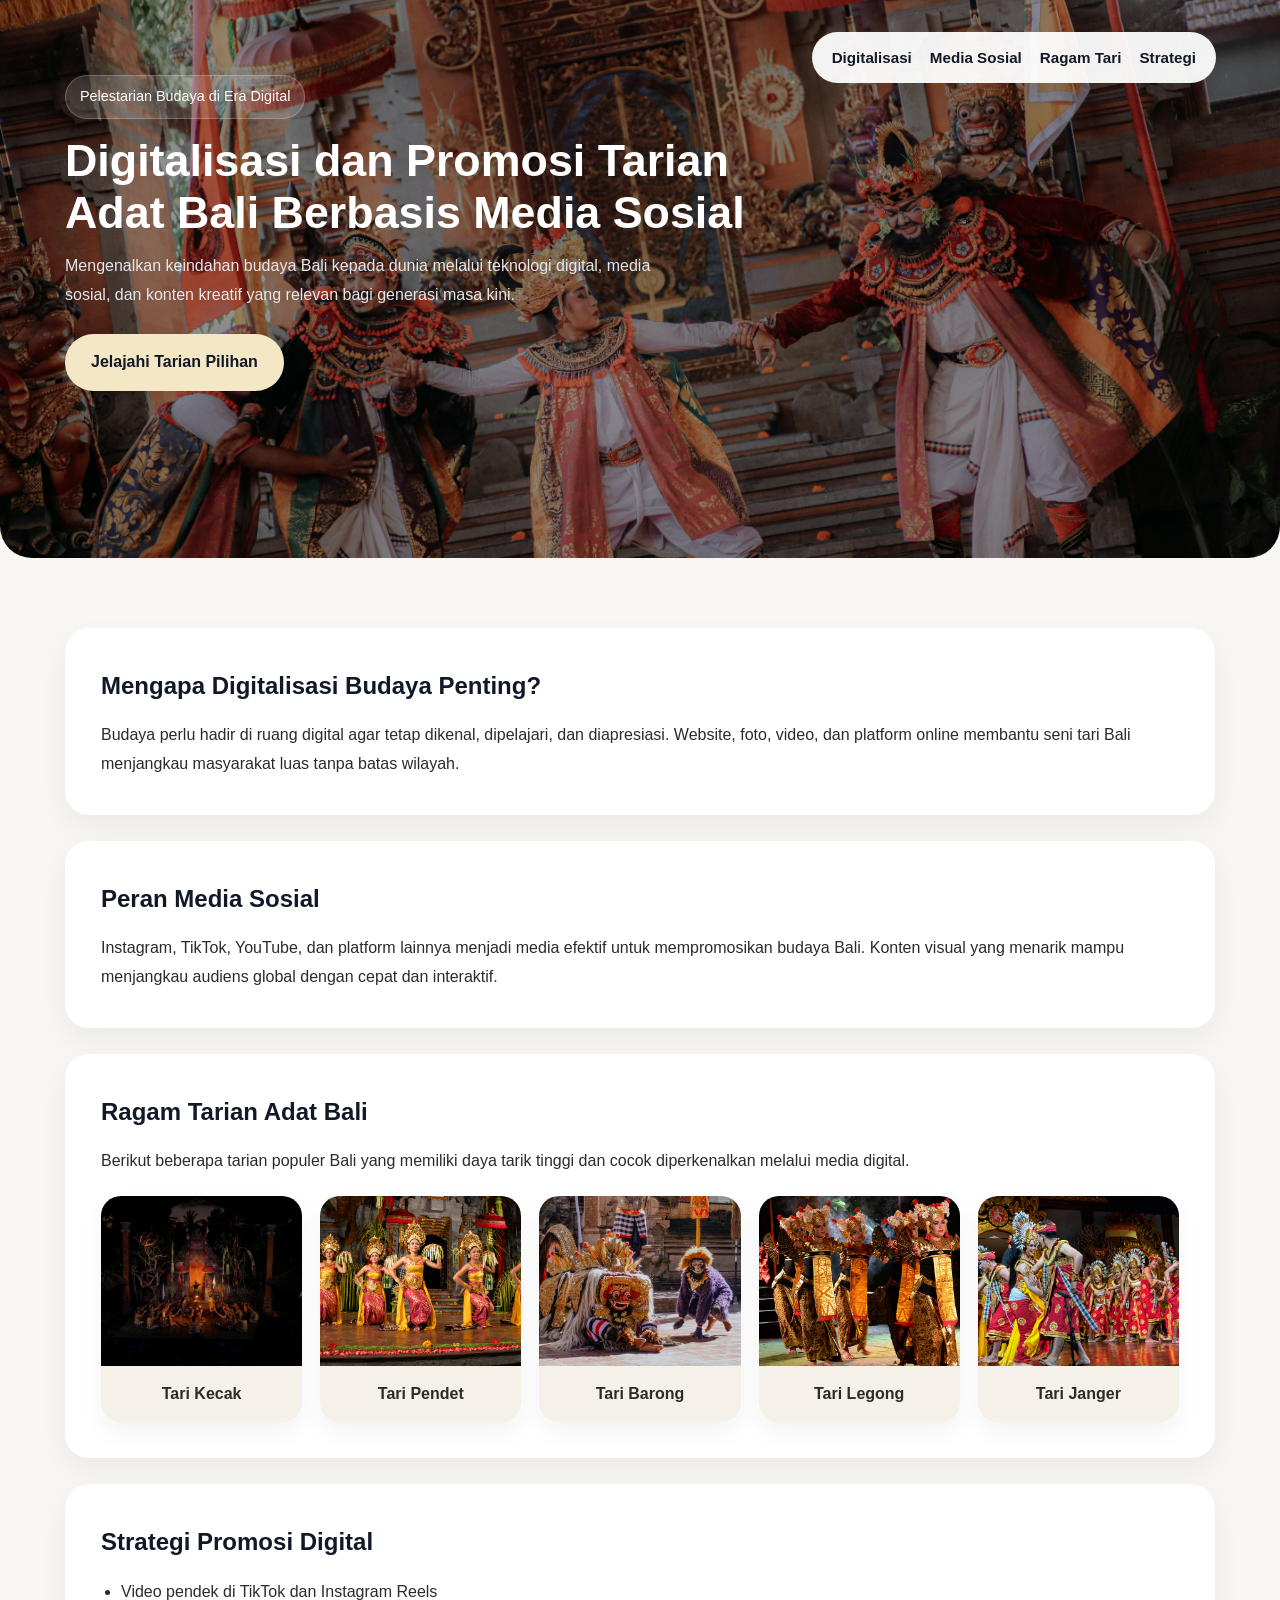
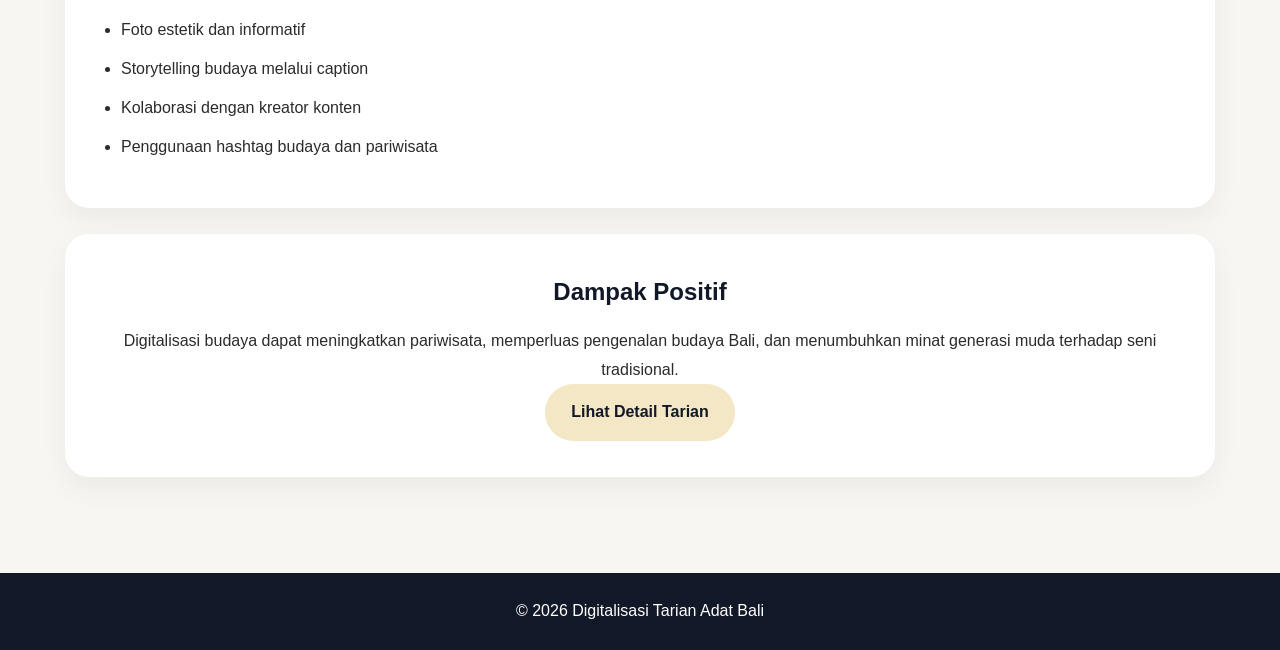
<file: index.html>
<!doctype html>
<html lang="id">
  <head>
    <meta charset="UTF-8" />
    <meta name="viewport" content="width=device-width, initial-scale=1.0" />
    <title>Digitalisasi dan Promosi Tarian Adat Bali</title>
    <link rel="stylesheet" href="style.css" />
  </head>
  <body>
    <header
      class="hero premium-hero"
      style="
        background:
          linear-gradient(rgba(0, 0, 0, 0.35), rgba(0, 0, 0, 0.35)),
          url(&quot;img/hero.jpg.jpg&quot;) center/cover no-repeat;
      "
    >
      <nav class="top-nav">
        <div class="nav-bubble">
          <a href="#digitalisasi">Digitalisasi</a>
          <a href="#media">Media Sosial</a>
          <a href="#ragam">Ragam Tari</a>
          <a href="#strategi">Strategi</a>
        </div>
      </nav>

      <div class="container hero-content">
        <div class="hero-text">
          <span class="badge">Pelestarian Budaya di Era Digital</span>
          <h1>
            Digitalisasi dan Promosi Tarian Adat Bali Berbasis Media Sosial
          </h1>
          <p>
            Mengenalkan keindahan budaya Bali kepada dunia melalui teknologi
            digital, media sosial, dan konten kreatif yang relevan bagi generasi
            masa kini.
          </p>
          <a href="tarian.html" class="btn">Jelajahi Tarian Pilihan</a>
        </div>
      </div>
    </header>

    <main class="container page-space">
      <section id="digitalisasi" class="card">
        <h2>Mengapa Digitalisasi Budaya Penting?</h2>
        <p>
          Budaya perlu hadir di ruang digital agar tetap dikenal, dipelajari,
          dan diapresiasi. Website, foto, video, dan platform online membantu
          seni tari Bali menjangkau masyarakat luas tanpa batas wilayah.
        </p>
      </section>

      <section id="media" class="card">
        <h2>Peran Media Sosial</h2>
        <p>
          Instagram, TikTok, YouTube, dan platform lainnya menjadi media efektif
          untuk mempromosikan budaya Bali. Konten visual yang menarik mampu
          menjangkau audiens global dengan cepat dan interaktif.
        </p>
      </section>

      <section id="ragam" class="card">
        <h2>Ragam Tarian Adat Bali</h2>
        <p>
          Berikut beberapa tarian populer Bali yang memiliki daya tarik tinggi
          dan cocok diperkenalkan melalui media digital.
        </p>

        <div class="preview-grid">
          <div class="mini-card">
            <img src="img/tari-kecak.jpg.jpg" alt="Tari Kecak" />
            <span>Tari Kecak</span>
          </div>

          <div class="mini-card">
            <img src="img/tari-pendet.jpg.png" alt="Tari Pendet" />
            <span>Tari Pendet</span>
          </div>

          <div class="mini-card">
            <img src="img/tari-barong.jpg.jpg" alt="Tari Barong" />
            <span>Tari Barong</span>
          </div>

          <div class="mini-card">
            <img src="img/tari-legong.jpg.png" alt="Tari Legong" />
            <span>Tari Legong</span>
          </div>

          <div class="mini-card">
            <img src="img/tari-janger.jpg.jpg" alt="Tari Janger" />
            <span>Tari Janger</span>
          </div>
        </div>
      </section>

      <section id="strategi" class="card">
        <h2>Strategi Promosi Digital</h2>
        <ul>
          <li>Video pendek di TikTok dan Instagram Reels</li>
          <li>Foto estetik dan informatif</li>
          <li>Storytelling budaya melalui caption</li>
          <li>Kolaborasi dengan kreator konten</li>
          <li>Penggunaan hashtag budaya dan pariwisata</li>
        </ul>
      </section>

      <section class="card center">
        <h2>Dampak Positif</h2>
        <p>
          Digitalisasi budaya dapat meningkatkan pariwisata, memperluas
          pengenalan budaya Bali, dan menumbuhkan minat generasi muda terhadap
          seni tradisional.
        </p>
        <a href="tarian.html" class="btn">Lihat Detail Tarian</a>
      </section>
    </main>

    <footer>
      <p>© 2026 Digitalisasi Tarian Adat Bali</p>
    </footer>

    <script src="script.js"></script>
  </body>
</html>
</file>
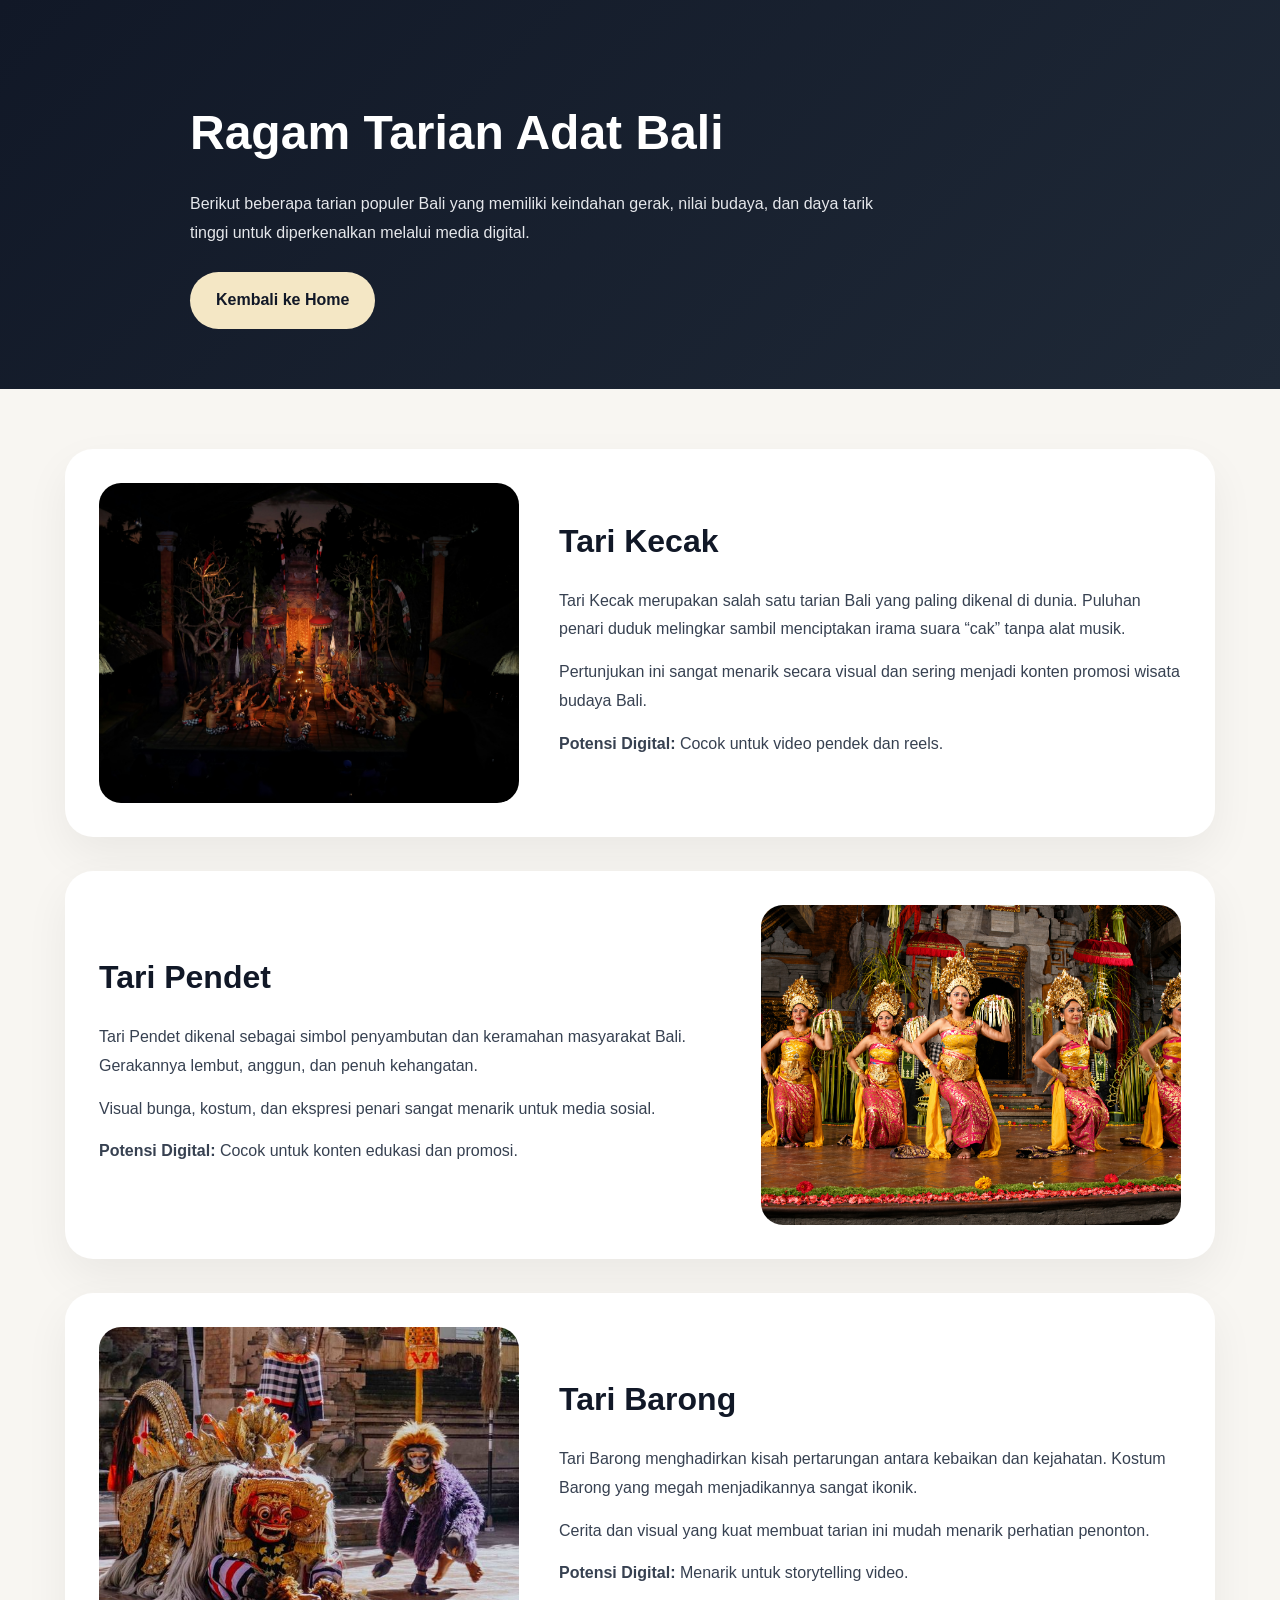
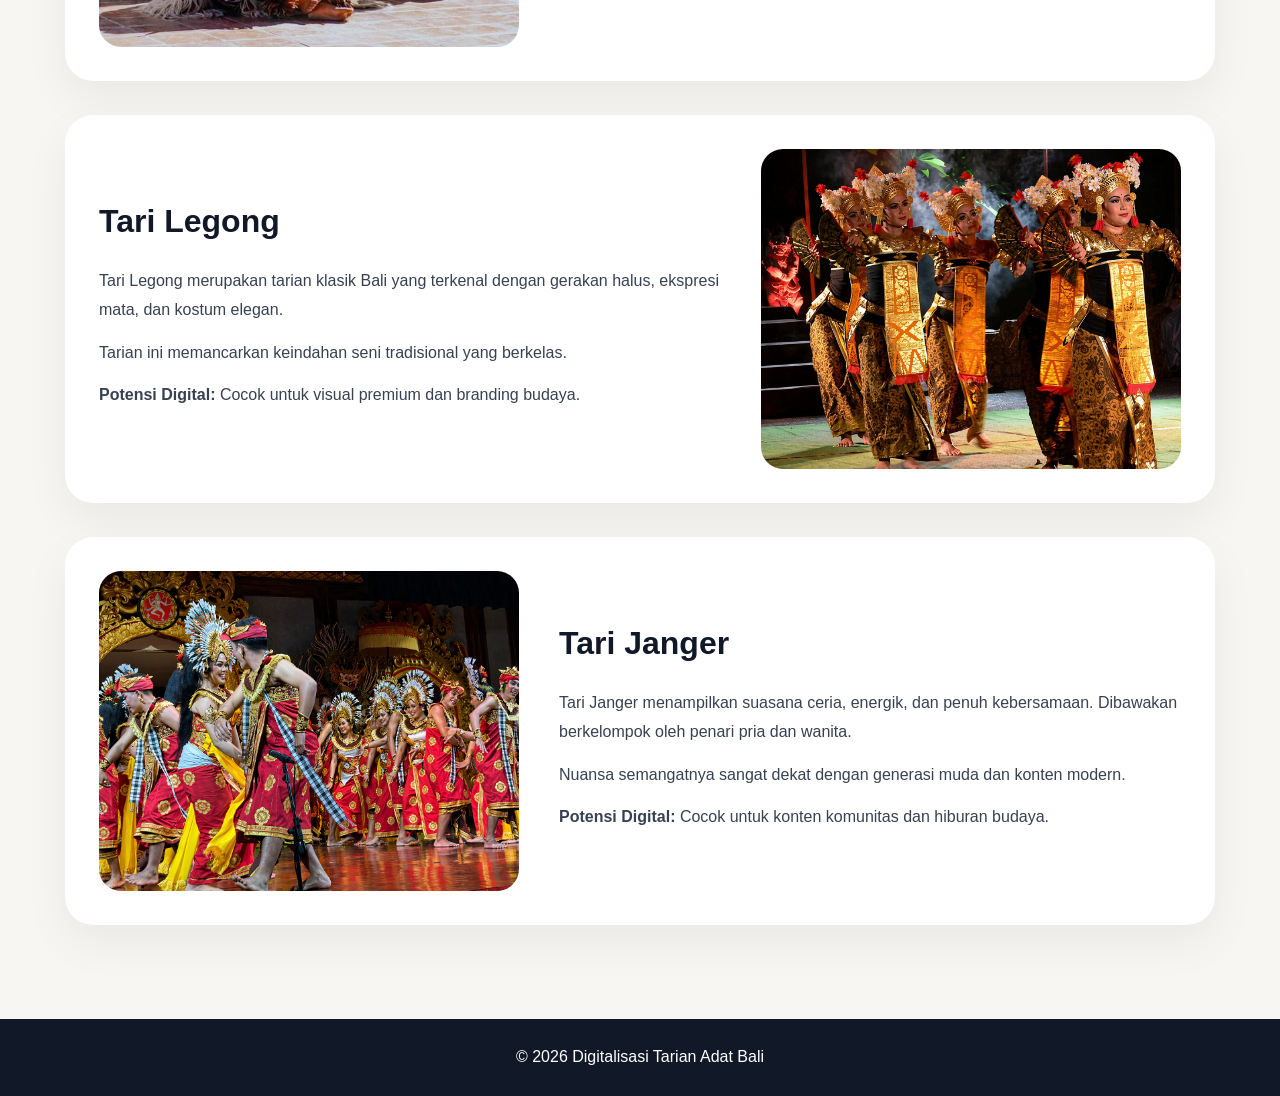
<file: tarian.html>
<!doctype html>
<html lang="id">
  <head>
    <meta charset="UTF-8" />
    <meta name="viewport" content="width=device-width, initial-scale=1.0" />
    <title>Ragam Tarian Adat Bali</title>
    <link rel="stylesheet" href="style.css" />
  </head>
  <body>
    <header class="hero small">
      <div class="container hero-center">
        <h1>Ragam Tarian Adat Bali</h1>
        <p>
          Berikut beberapa tarian populer Bali yang memiliki keindahan gerak,
          nilai budaya, dan daya tarik tinggi untuk diperkenalkan melalui media
          digital.
        </p>
        <a href="index.html" class="btn">Kembali ke Home</a>
      </div>
    </header>

    <main class="container tarian-space">
      <section class="dance">
        <div class="dance-img">
          <img src="img/tari-kecak.jpg.jpg" alt="Tari Kecak" />
        </div>
        <div class="dance-text">
          <h2>Tari Kecak</h2>
          <p>
            Tari Kecak merupakan salah satu tarian Bali yang paling dikenal di
            dunia. Puluhan penari duduk melingkar sambil menciptakan irama suara
            “cak” tanpa alat musik.
          </p>
          <p>
            Pertunjukan ini sangat menarik secara visual dan sering menjadi
            konten promosi wisata budaya Bali.
          </p>
          <p>
            <strong>Potensi Digital:</strong> Cocok untuk video pendek dan
            reels.
          </p>
        </div>
      </section>

      <section class="dance reverse">
        <div class="dance-img">
          <img src="img/tari-pendet.jpg.png" alt="Tari Pendet" />
        </div>
        <div class="dance-text">
          <h2>Tari Pendet</h2>
          <p>
            Tari Pendet dikenal sebagai simbol penyambutan dan keramahan
            masyarakat Bali. Gerakannya lembut, anggun, dan penuh kehangatan.
          </p>
          <p>
            Visual bunga, kostum, dan ekspresi penari sangat menarik untuk media
            sosial.
          </p>
          <p>
            <strong>Potensi Digital:</strong> Cocok untuk konten edukasi dan
            promosi.
          </p>
        </div>
      </section>

      <section class="dance">
        <div class="dance-img">
          <img src="img/tari-barong.jpg.jpg" alt="Tari Barong" />
        </div>
        <div class="dance-text">
          <h2>Tari Barong</h2>
          <p>
            Tari Barong menghadirkan kisah pertarungan antara kebaikan dan
            kejahatan. Kostum Barong yang megah menjadikannya sangat ikonik.
          </p>
          <p>
            Cerita dan visual yang kuat membuat tarian ini mudah menarik
            perhatian penonton.
          </p>
          <p>
            <strong>Potensi Digital:</strong> Menarik untuk storytelling video.
          </p>
        </div>
      </section>

      <section class="dance reverse">
        <div class="dance-img">
          <img src="img/tari-legong.jpg.png" alt="Tari Legong" />
        </div>
        <div class="dance-text">
          <h2>Tari Legong</h2>
          <p>
            Tari Legong merupakan tarian klasik Bali yang terkenal dengan
            gerakan halus, ekspresi mata, dan kostum elegan.
          </p>
          <p>
            Tarian ini memancarkan keindahan seni tradisional yang berkelas.
          </p>
          <p>
            <strong>Potensi Digital:</strong> Cocok untuk visual premium dan
            branding budaya.
          </p>
        </div>
      </section>

      <section class="dance">
        <div class="dance-img">
          <img src="img/tari-janger.jpg.jpg" alt="Tari Janger" />
        </div>
        <div class="dance-text">
          <h2>Tari Janger</h2>
          <p>
            Tari Janger menampilkan suasana ceria, energik, dan penuh
            kebersamaan. Dibawakan berkelompok oleh penari pria dan wanita.
          </p>
          <p>
            Nuansa semangatnya sangat dekat dengan generasi muda dan konten
            modern.
          </p>
          <p>
            <strong>Potensi Digital:</strong> Cocok untuk konten komunitas dan
            hiburan budaya.
          </p>
        </div>
      </section>
    </main>

    <footer>
      <p>© 2026 Digitalisasi Tarian Adat Bali</p>
    </footer>

    <script src="script.js"></script>
  </body>
</html>
</file>
<file: style.css>
* {
  margin: 0;
  padding: 0;
  box-sizing: border-box;
  scroll-behavior: smooth;
}

body {
  font-family: "Poppins", Arial, sans-serif;
  background: #f8f6f2;
  color: #2b2b2b;
  line-height: 1.8;
}

img {
  max-width: 100%;
  display: block;
}

.container {
  width: 90%;
  max-width: 1150px;
  margin: auto;
}

/* ================= BUTTON ================= */

.btn {
  display: inline-block;
  padding: 14px 26px;
  background: #f4e7c5;
  color: #111827;
  text-decoration: none;
  border-radius: 999px;
  font-weight: 700;
  transition: 0.3s ease;
}

.btn:hover {
  transform: translateY(-2px);
}

/* ================= HOMEPAGE ================= */

.premium-hero {
  min-height: 62vh;
  background:
    linear-gradient(rgba(15, 23, 42, 0.58), rgba(15, 23, 42, 0.58)),
    url("img/hero.jpg") center/cover;
  color: white;
  padding: 26px 0 48px;
  border-radius: 0 0 32px 32px;
}

.top-nav {
  position: fixed;
  top: 18px;
  right: 0;
  left: 0;
  z-index: 2000;
  display: flex;
  justify-content: flex-end;
  pointer-events: none;
}

.nav-bubble {
  pointer-events: auto;
  display: flex;
  gap: 18px;
  align-items: center;
  background: rgba(255, 255, 255, 0.94);
  padding: 12px 20px;
  border-radius: 999px;
  margin: 14px 5%;
  box-shadow: 0 12px 30px rgba(0, 0, 0, 0.12);
}

.nav-bubble a {
  text-decoration: none;
  color: #111827;
  font-weight: 600;
  font-size: 0.95rem;
}

.hero-content {
  min-height: 46vh;
  display: flex;
  align-items: center;
}

.hero-text {
  max-width: 700px;
}

.badge {
  display: inline-block;
  padding: 8px 14px;
  border-radius: 999px;
  background: rgba(255, 255, 255, 0.14);
  border: 1px solid rgba(255, 255, 255, 0.22);
  margin-bottom: 16px;
  font-size: 0.9rem;
}

.hero-text h1 {
  font-size: 2.8rem;
  line-height: 1.15;
  margin-bottom: 14px;
}

.hero-text p {
  max-width: 620px;
  color: #e5e7eb;
  margin-bottom: 24px;
}

.page-space {
  padding: 70px 0;
}

.card {
  background: white;
  padding: 36px;
  border-radius: 24px;
  margin-bottom: 26px;
  box-shadow: 0 12px 28px rgba(0, 0, 0, 0.05);
}

.card h2 {
  margin-bottom: 14px;
  color: #111827;
}

.preview-grid {
  display: grid;
  grid-template-columns: repeat(auto-fit, minmax(180px, 1fr));
  gap: 18px;
  margin-top: 20px;
}

.mini-card {
  background: #f5f1e8;
  border-radius: 20px;
  overflow: hidden;
  box-shadow: 0 10px 24px rgba(0, 0, 0, 0.05);
}

.mini-card img {
  width: 100%;
  height: 170px;
  object-fit: cover;
}

.mini-card span {
  display: block;
  padding: 14px;
  text-align: center;
  font-weight: 600;
}

ul {
  padding-left: 20px;
}

li {
  margin-bottom: 10px;
}

.center {
  text-align: center;
}

section {
  scroll-margin-top: 120px;
}

/* ================= TARIAN PAGE ================= */

.hero.small {
  padding: 90px 0 60px;
  background: linear-gradient(135deg, #111827, #1f2937);
  color: white;
}

.hero-center {
  max-width: 900px;
}

.hero.small h1 {
  font-size: 3rem;
  margin-bottom: 14px;
}

.hero.small p {
  max-width: 700px;
  color: #e5e7eb;
  margin-bottom: 24px;
}

.tarian-space {
  padding: 60px 0;
}

.dance {
  display: grid;
  grid-template-columns: 420px 1fr;
  gap: 40px;
  align-items: center;
  background: white;
  border-radius: 28px;
  padding: 34px;
  margin-bottom: 34px;
  box-shadow: 0 18px 45px rgba(0, 0, 0, 0.06);
}

.dance.reverse {
  grid-template-columns: 1fr 420px;
}

.dance.reverse .dance-img {
  order: 2;
}

.dance.reverse .dance-text {
  order: 1;
}

.dance-img {
  border-radius: 22px;
  overflow: hidden;
}

.dance-img img {
  width: 100%;
  height: 100%;
  min-height: 320px;
  object-fit: cover;
}

.dance-text h2 {
  font-size: 2rem;
  margin-bottom: 16px;
  color: #111827;
}

.dance-text p {
  margin-bottom: 14px;
  color: #374151;
}

/* ================= FOOTER ================= */

footer {
  background: #111827;
  color: white;
  text-align: center;
  padding: 24px;
}

/* ================= RESPONSIVE ================= */

@media (max-width: 992px) {
  .dance,
  .dance.reverse {
    grid-template-columns: 1fr;
    gap: 24px;
  }

  .dance.reverse .dance-img,
  .dance.reverse .dance-text {
    order: unset;
  }
}

@media (max-width: 768px) {
  .nav-bubble {
    flex-wrap: wrap;
    justify-content: center;
    gap: 12px;
  }

  .premium-hero {
    min-height: 54vh;
    padding: 20px 0 34px;
  }

  .hero-text h1,
  .hero.small h1 {
    font-size: 2.2rem;
  }

  .card,
  .dance {
    padding: 22px;
  }

  .mini-card img {
    height: 150px;
  }

  .dance-img img {
    min-height: 220px;
  }

  .dance-text h2 {
    font-size: 1.6rem;
  }
}
</file>
